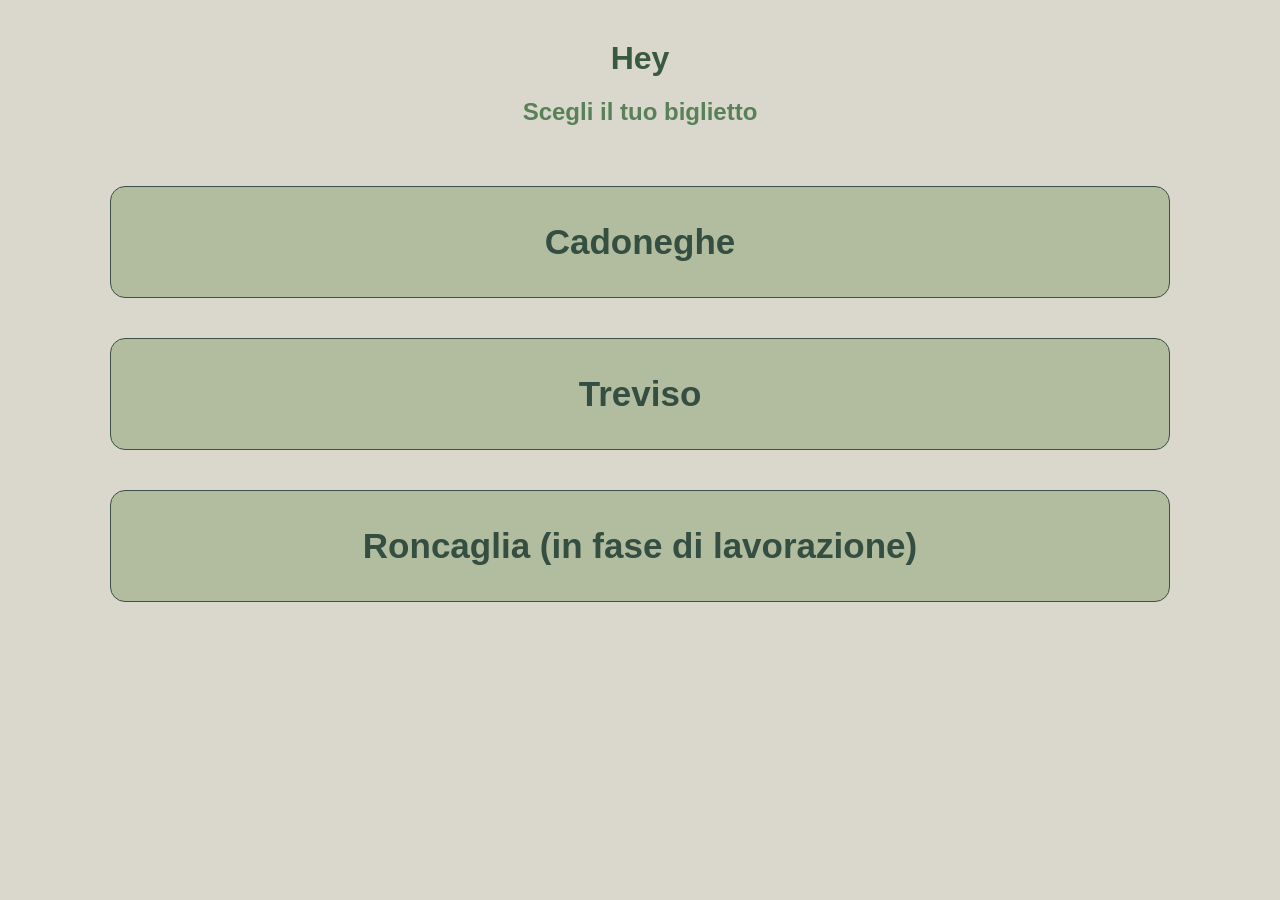
<file: index.html>
<!DOCTYPE html>
<html lang = "en">
    <head>
        <meta charset="UTF-8">
        <meta name="viewport" content="width=device-width, initial-scale=1.0" />
        <title>Biglietti</title>
        <script src="script.js" defer></script>
        <style>
            body {
                background-color: rgb(218, 215, 205);
                font-family: Arial, Helvetica, sans-serif;
            }

            h1 {
                color: rgb(58, 90, 64);
                font-family: Arial, Helvetica, sans-serif;
                text-align: center;
                margin-top: 40px
            }

            h2 {
                text-align: center;
                color: rgb(88, 129, 87);
            }
            
            .destinazioni {
                width: 90%;
                display: flex;
                flex-direction: column;
                margin: auto;
            }

            .div {
                background-color: rgb(178, 189, 159);
                width: 93%;
                margin: auto;
                height: 150px auto;
                border: 1px solid #3e5148;
                border-radius: 15px;
                margin-top: 40px;
            }

            a {
                text-decoration: none;
                color: rgb(52, 78, 65);
                font-weight: 800;
            }

            p {
                font-size: 35px;
                text-align: center;
                width: 100%;
                height: 100%;
            }
            
        </style>
    </head>
    <body>
        <h1>Hey</h1>
        <h2>Scegli il tuo biglietto</h2>
        <div class="destinazioni">
            <div class="ca div">
                <a href="ca.html"><p>Cadoneghe</p></a>
            </div>
            <div class="tr div">
                <a href="tr.html"><p>Treviso</p></a>
            </div>
            <div class="ro div">
                <a href="ro.html"><p>Roncaglia (in fase di lavorazione)</p></a>
            </div>
        </div>
    </body>
</html>
</file>
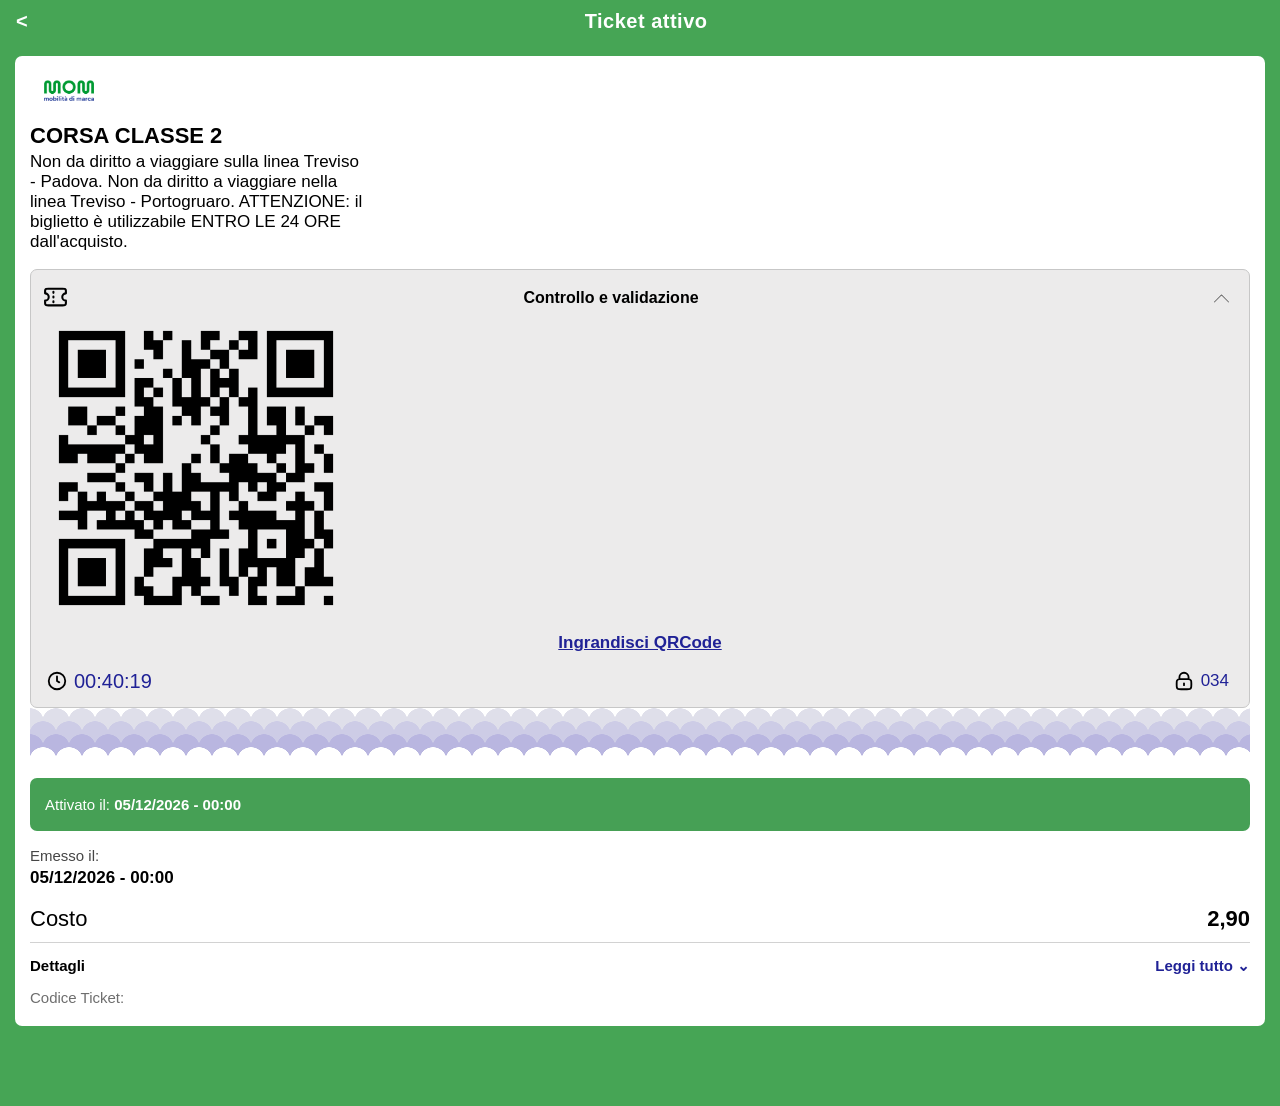
<file: ca.html>
<!DOCTYPE html>
<html lang = "en">
    <head>
        <meta charset="UTF-8">
        <meta name="viewport" content="width=device-width, initial-scale=1.0" />
        <title>MOMUP</title>
        <link rel="stylesheet" href="styles.css">
        <script src="script.js" defer></script>
    </head>
    <body>
        <header>
            <span class="c">&lt;</span>
            <span>Ticket attivo</span>
            <span></span>
        </header>
        <div class="bianco">
            <img src="logo.png" alt="">
            <h1>CORSA CLASSE 2</h1>
            <p>Non da diritto a viaggiare sulla linea Treviso <br>- Padova. Non da diritto a viaggiare nella <br>
            linea Treviso - Portogruaro. ATTENZIONE: il <br>biglietto è utilizzabile ENTRO LE 24 ORE <br> dall'acquisto.</p>
            <div class="qr">
                <div class="title">
                    <img src="logo-b.svg" alt="" id="ticket">
                    <p>Controllo e validazione</p>
                    <img src="freccia-su.svg" alt="" id="arr">
                </div>
                <img src="qr.png" alt="" id="qr">
                <p id="cod">Ingrandisci QRCode</p>
                <div class="fin">
                    <div class="ora">
                        <img src="orologio.svg" alt="" id="oro">
                        <div id="orologio"></div>
                    </div>
                    <div class="luch">
                        <img src="lock.svg" alt="">
                        <p>034</p>
                    </div>
                </div>
            </div>
            <div class="onde">
                <div class="onde-pista"></div>
            </div>
            <div class="attivato">
    Attivato il: <strong id="d-attivazione"></strong>
</div>
<div class="dettagli">
    <p class="etichetta">Emesso il:</p>
    <p class="valore" id="d-emissione"></p>
    <div class="riga costo">
        <span>Costo</span>
        <span id="d-costof">2,90</span>
    </div>
    <div class="riga dett">
        <strong>Dettagli</strong>
        <a href="#" class="leggi">Leggi tutto &#8964;</a>
    </div>
    <div class="riga codice">
        <span>Codice Ticket:</span>
        <span id="d-codice"></span>
    </div>
</div>
        </div>
    </body>
</html>
</file>
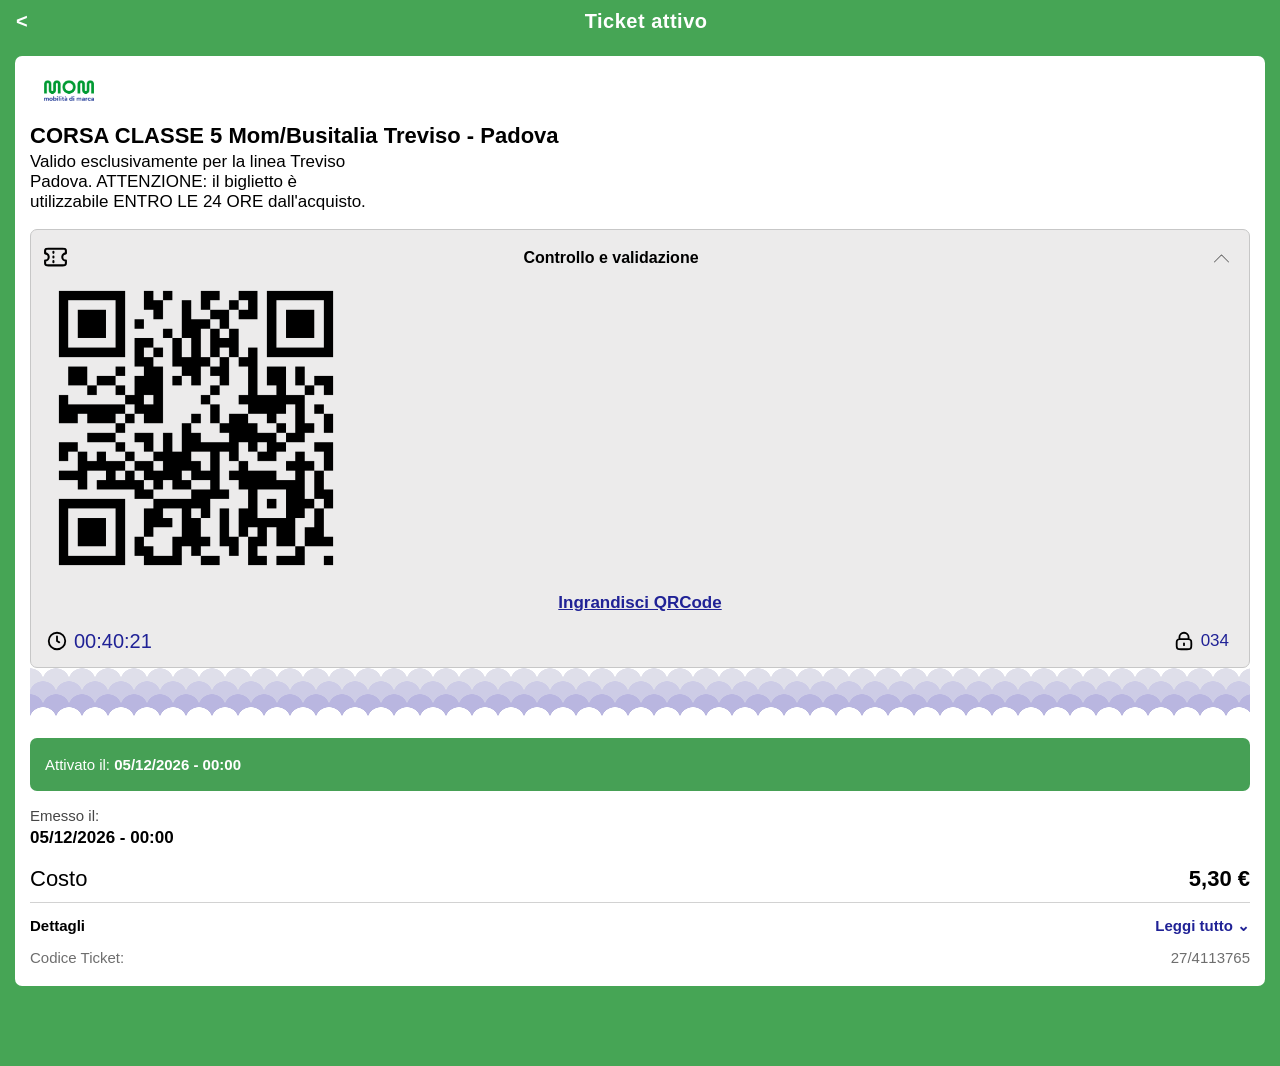
<file: tr.html>
<!DOCTYPE html>
<html lang = "en">
    <head>
        <meta charset="UTF-8">
        <meta name="viewport" content="width=device-width, initial-scale=1.0" />
        <title>MOMUP</title>
        <link rel="stylesheet" href="styles.css">
        <script src="script.js" defer></script>
    </head>
    <body>
        <header>
            <span class="c">&lt;</span>
            <span>Ticket attivo</span>
            <span></span>
        </header>
        <div class="bianco">
            <img src="logo.png" alt="">
            <h1>CORSA CLASSE 5 Mom/Busitalia Treviso - Padova</h1>
            <p>Valido esclusivamente per la linea Treviso <br> Padova. ATTENZIONE: il biglietto è <br>utilizzabile ENTRO LE 24 ORE dall'acquisto.</p>
            <div class="qr">
                <div class="title">
                    <img src="logo-b.svg" alt="" id="ticket">
                    <p>Controllo e validazione</p>
                    <img src="freccia-su.svg" alt="" id="arr">
                </div>
                <img src="qr.png" alt="" id="qr">
                <p id="cod">Ingrandisci QRCode</p>
                <div class="fin">
                    <div class="ora">
                        <img src="orologio.svg" alt="" id="oro">
                        <div id="orologio"></div>
                    </div>
                    <div class="luch">
                        <img src="lock.svg" alt="">
                        <p>034</p>
                    </div>
                </div>
            </div>
            <div class="onde">
                <div class="onde-pista"></div>
            </div>
            <div class="attivato">
    Attivato il: <strong id="d-attivazione"></strong>
</div>
<div class="dettagli">
    <p class="etichetta">Emesso il:</p>
    <p class="valore" id="d-emissione"></p>
    <div class="riga costo">
        <span>Costo</span>
        <span>5,30 €</span>
    </div>
    <div class="riga dett">
        <strong>Dettagli</strong>
        <a href="#" class="leggi">Leggi tutto &#8964;</a>
    </div>
    <div class="riga codice">
        <span>Codice Ticket:</span>
        <span id="d-codice">27/4113765</span>
    </div>
</div>
        </div>
    </body>
</html>
</file>
<file: styles.css>
body {
        background-color: rgb(70, 165, 85);
}

header {
    color: white;
    font-weight: 700;
    font-family: Arial, Helvetica, sans-serif;
    letter-spacing: 0.5px;
    display: flex;
    justify-content: space-between;
    padding-top: 2px;
    margin: 8px;
    margin-bottom: 23px;
    font-size: 20px;
}

.bianco {
    background-color: white;
    border-radius: 7px;
    margin: 7px;
    font-family: Arial, Helvetica, sans-serif;
    padding-left: 15px;
    font-size: 17px;
    margin-bottom: 80px;
}

.bianco img {
    width: 50px;
    padding-left: 14px;
    padding-top: 22px;
}

.bianco h1 {
    font-size: 22px;
    margin-bottom: -14px;
}

.qr {
    border: 1px solid rgb(199, 199, 199);
    border-radius: 7px;
    background-color: rgb(236, 235, 235);
    margin-left: 0px;
    margin-right: 15px;
}

.title {
    display: flex;
    justify-content: space-between;
    font-size: 16px;
    font-weight: 600;
    margin-top: -5px;
    padding-top: 8px;
}

#ticket {
    width: 25px;
    margin-top: -24px;
    padding-left: 12px;
}

#arr {
    width: 15px;
    margin-top: -21px;
    padding-right: 20px;
} 

.title p {
    margin-left: -46px;
}

#qr {
    display: block;
    width: 350px;
    max-width: none;
    padding: 0;
    margin: 0 auto;
    margin-left: -10px;
    margin-top: -30px;
}

#cod {
    text-align: center;
    text-decoration: underline;
    margin-top: -10px;
    color: rgb(32, 34, 150);
    font-weight: bold;
}

.fin {
    display: flex;
    justify-content: space-between;
    align-items: center;
    padding: 0 20px 14px 15px;
}

.ora,
.luch {
    display: flex;
    align-items: center;
    gap: 6px;
}

.fin img {
    width: 22px;
    height: 22px;
    padding: 0;
    margin: 0;
}

#orologio,
.luch p {
    margin: 0;
    font-size: 20px;
    font-weight: 500;
    color: rgb(32, 34, 150);
    font-variant-numeric: tabular-nums;
}

.luch p {
    font-size: 17px;
}

.onde {
    --p: 26px;   /* periodo orizzontale (distanza tra due cerchi) */
    --r: 14px;   /* raggio dei cerchi, leggermente > p/2 per la sovrapposizione */
    position: relative;
    overflow: hidden;
    height: calc(var(--r) + var(--p) * 1.5 + 3px);
    margin-right: 15px;
    background-color: #fff;
}

.onde-pista {
    position: absolute;
    top: 0;
    bottom: 0;
    left: calc(var(--p) * -1);
    width: calc(100% + var(--p));
    background-repeat: repeat-x;
    background-size: var(--p) 100%;
    background-image:
        /* fila 4: bianca */
        radial-gradient(circle var(--r) at 50% calc(var(--r) + var(--p) * 1.5), #fff calc(var(--r) - 0.5px), transparent var(--r)),
        /* fila 3: lavanda scuro */
        radial-gradient(circle var(--r) at 50% calc(var(--r) + var(--p)), #b9b6e0 calc(var(--r) - 0.5px), transparent var(--r)),
        /* fila 2: lavanda medio */
        radial-gradient(circle var(--r) at 50% calc(var(--r) + var(--p) * 0.5), #cdcce6 calc(var(--r) - 0.5px), transparent var(--r)),
        /* fila 1: grigio chiaro */
        radial-gradient(circle var(--r) at 50% var(--r), #dfdfea calc(var(--r) - 0.5px), transparent var(--r));
    background-position:
        0 0,
        calc(var(--p) / 2) 0,
        0 0,
        calc(var(--p) / 2) 0;
    animation: scorri 0.28s linear infinite;
    will-change: transform;
}

@keyframes scorri {
    to { transform: translateX(var(--p)); }
}

@media (prefers-reduced-motion: reduce) {
    .onde-pista { animation: none; }
}

.attivato {
    background-color: rgb(70, 160, 85);
    color: white;
    border-radius: 7px;
    padding: 18px 15px;
    margin: 14px 15px 0 0;
    font-size: 15px;
}

.dettagli {
    margin-right: 15px;
    padding-bottom: 20px;
}

.etichetta {
    margin: 16px 0 4px;
    font-size: 15px;
    color: rgb(70, 70, 70);
}

.valore {
    margin: 0;
    font-size: 17px;
    font-weight: 600;
}

.riga {
    display: flex;
    justify-content: space-between;
    align-items: center;
}

.costo {
    margin-top: 18px;
    padding-bottom: 10px;
    border-bottom: 1px solid rgb(210, 210, 210);
    font-size: 22px;
}

.costo span:last-child {
    font-weight: 600;
}

.dett,
.codice {
    margin-top: 14px;
    font-size: 15px;
}

.leggi {
    color: rgb(32, 34, 150);
    font-weight: 600;
    text-decoration: none;
}

.codice {
    color: rgb(110, 110, 110);
}
</file>
